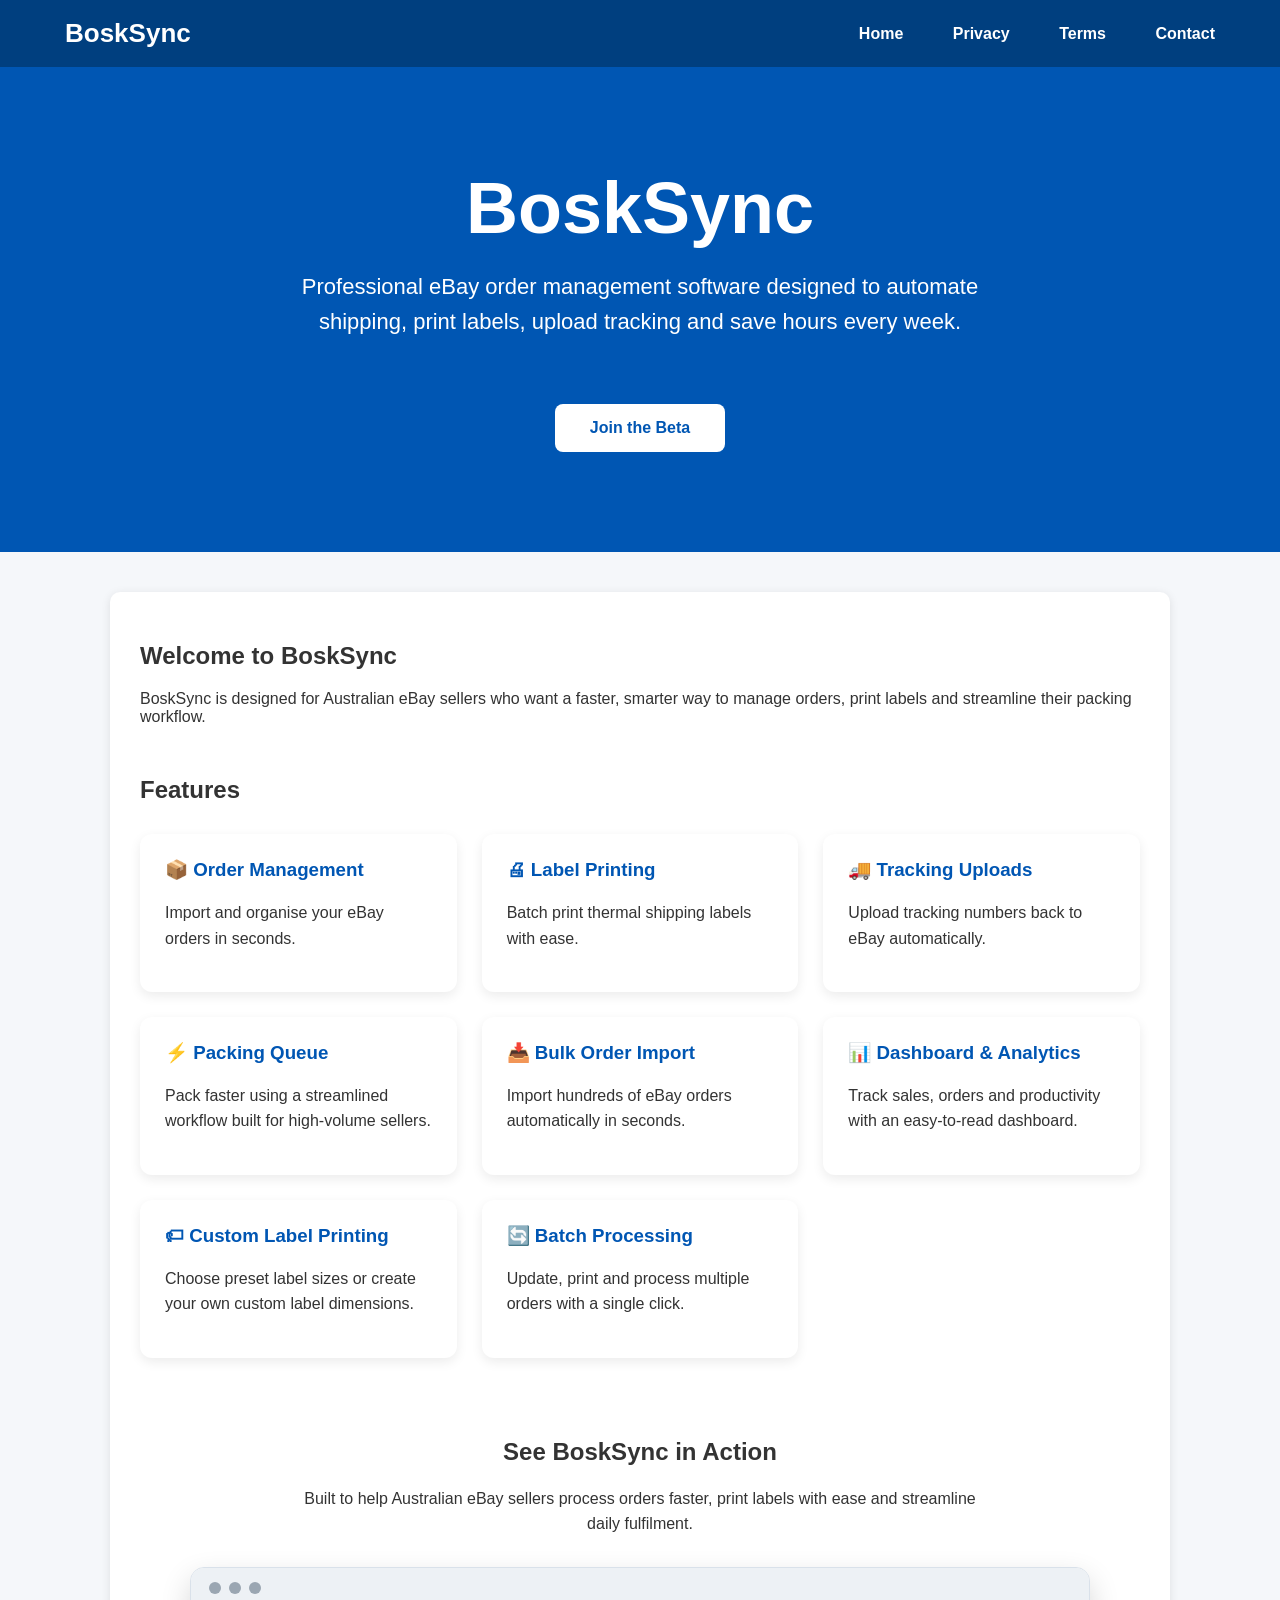
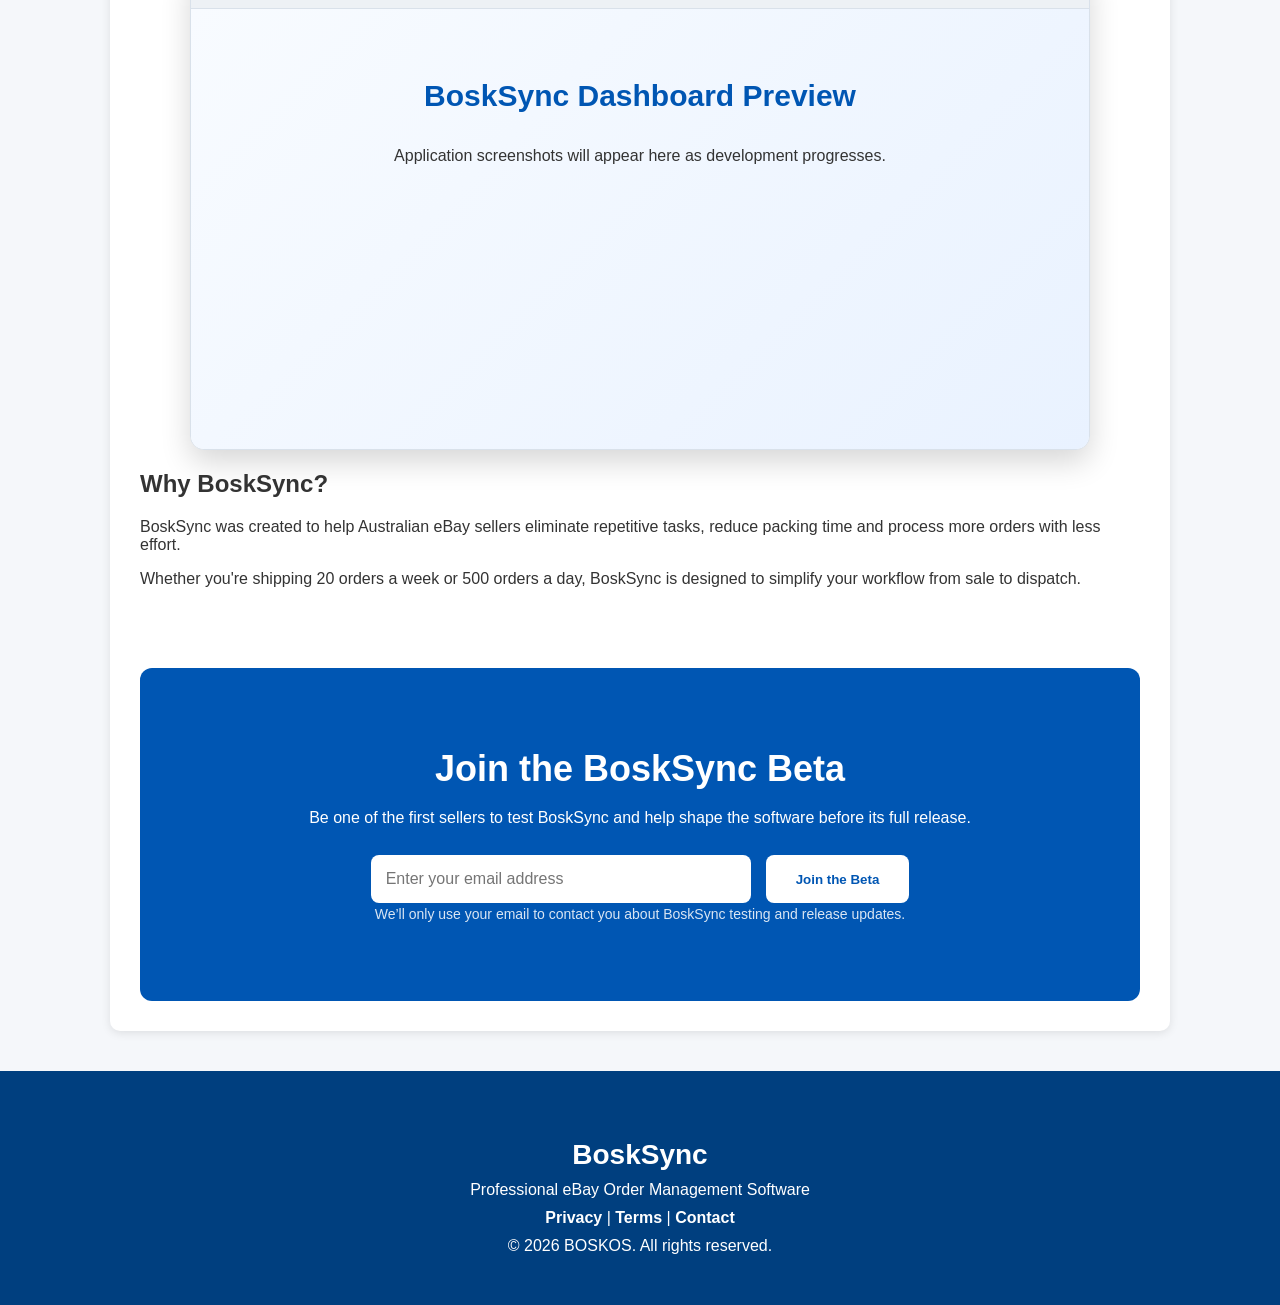
<file: index.html>
<!DOCTYPE html>
<html lang="en">
<head>
    <meta charset="UTF-8">
    <meta name="viewport" content="width=device-width, initial-scale=1.0">
    <title>BoskSync by BOSKOS</title>

    <link rel="stylesheet" href="css/style.css">
</head>
<body>
<nav>
    <div class="nav-logo">
    <a href="index.html">BoskSync</a>
</div>

    <div class="nav-links">
        <a href="index.html">Home</a>
        <a href="privacy.html">Privacy</a>
        <a href="terms.html">Terms</a>
        <a href="contact.html">Contact</a>
    </div>
</nav>
    <header>
       <h1>BoskSync</h1>

<p class="hero-subtitle">
    Professional eBay order management software designed to automate shipping,
    print labels, upload tracking and save hours every week.
</p>
<a href="#" class="hero-button">Join the Beta</a>
    </header>

   
    <main>
        <h2>Welcome to BoskSync</h2>

        <p>
            BoskSync is designed for Australian eBay sellers who want
            a faster, smarter way to manage orders, print labels and
            streamline their packing workflow.
        </p>

        <section id="features">

    <h2>Features</h2>

    <div class="feature-grid">

        <div class="feature-card">
            <h3>📦 Order Management</h3>
            <p>Import and organise your eBay orders in seconds.</p>
        </div>

        <div class="feature-card">
            <h3>🖨 Label Printing</h3>
            <p>Batch print thermal shipping labels with ease.</p>
        </div>

        <div class="feature-card">
            <h3>🚚 Tracking Uploads</h3>
            <p>Upload tracking numbers back to eBay automatically.</p>
        </div>

        <div class="feature-card">
            <h3>⚡ Packing Queue</h3>
            <p>Pack faster using a streamlined workflow built for high-volume sellers.</p>
        </div>
        <div class="feature-card">
    <h3>📥 Bulk Order Import</h3>
    <p>Import hundreds of eBay orders automatically in seconds.</p>
</div>

<div class="feature-card">
    <h3>📊 Dashboard & Analytics</h3>
    <p>Track sales, orders and productivity with an easy-to-read dashboard.</p>
</div>

<div class="feature-card">
    <h3>🏷 Custom Label Printing</h3>
    <p>Choose preset label sizes or create your own custom label dimensions.</p>
</div>

<div class="feature-card">
    <h3>🔄 Batch Processing</h3>
    <p>Update, print and process multiple orders with a single click.</p>
</div>

    </div>

</section>
<section id="preview">

    <h2>See BoskSync in Action</h2>

    <p>
        Built to help Australian eBay sellers process orders faster,
        print labels with ease and streamline daily fulfilment.
    </p>

    <div class="software-preview">

        <div class="preview-window">

            <div class="window-bar">
                <span></span>
                <span></span>
                <span></span>
            </div>

            <div class="window-body">

                <h3>BoskSync Dashboard Preview</h3>

                <p>
                    Application screenshots will appear here as development progresses.
                </p>

            </div>

        </div>

    </div>

</section>
<section id="about">

    <h2>Why BoskSync?</h2>

    <p>
        BoskSync was created to help Australian eBay sellers eliminate repetitive
        tasks, reduce packing time and process more orders with less effort.
    </p>

    <p>
        Whether you're shipping 20 orders a week or 500 orders a day,
        BoskSync is designed to simplify your workflow from sale to dispatch.
    </p>

</section>
<section id="beta">

    <h2>Join the BoskSync Beta</h2>

    <p>
        Be one of the first sellers to test BoskSync and help shape the software
        before its full release.
    </p>

    <form class="beta-form">
        <input
            type="email"
            name="email"
            placeholder="Enter your email address"
            required
        >

        <button type="submit">Join the Beta</button>
    </form>

    <p class="beta-note">
        We’ll only use your email to contact you about BoskSync testing and release updates.
    </p>

</section>
          
    </main>

    <footer>
        <h3>BoskSync</h3>

<p>Professional eBay Order Management Software</p>

<p>
    <a href="privacy.html">Privacy</a> |
    <a href="terms.html">Terms</a> |
    <a href="contact.html">Contact</a>
</p>

<p>© 2026 BOSKOS. All rights reserved.</p>
    </footer>

</body>
</html>
</file>
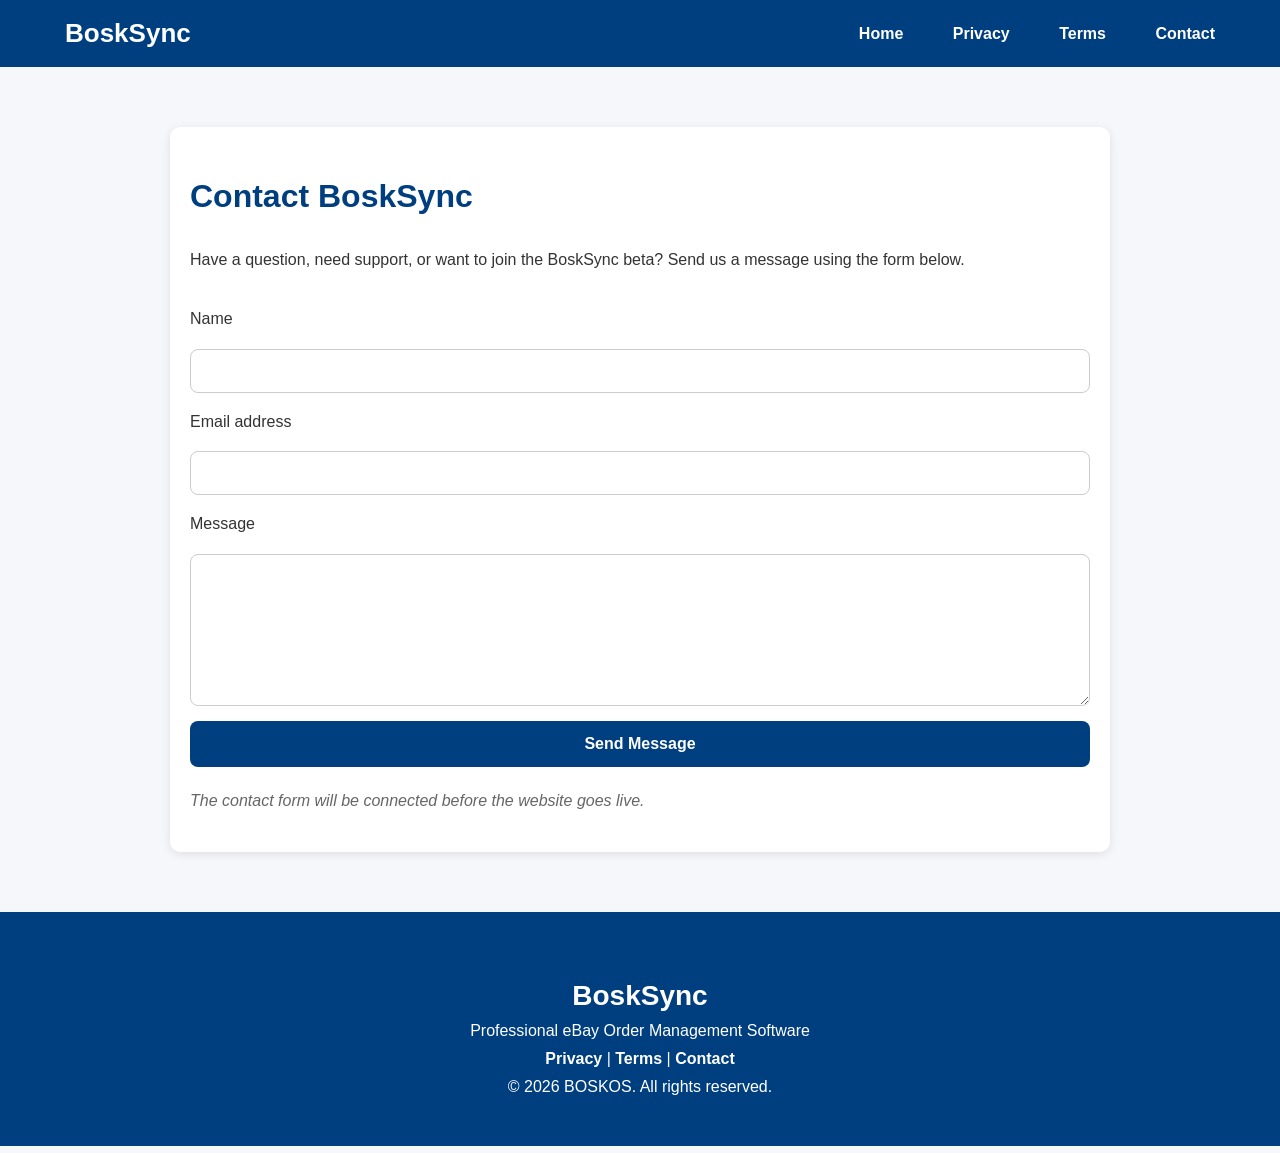
<file: contact.html>
<!DOCTYPE html>
<html lang="en">
<head>
    <meta charset="UTF-8">
    <meta name="viewport" content="width=device-width, initial-scale=1.0">
    <title>Contact | BoskSync</title>

    <link rel="stylesheet" href="css/style.css">
</head>

<body>

<nav>
    <div class="nav-logo">
        <a href="index.html">BoskSync</a>
    </div>

    <div class="nav-links">
        <a href="index.html">Home</a>
        <a href="privacy.html">Privacy</a>
        <a href="terms.html">Terms</a>
        <a href="contact.html">Contact</a>
    </div>
</nav>

<main class="legal-page">

    <h1>Contact BoskSync</h1>

    <p>
        Have a question, need support, or want to join the BoskSync beta?
        Send us a message using the form below.
    </p>

    <form class="contact-form">

        <label for="name">Name</label>
        <input type="text" id="name" name="name" required>

        <label for="email">Email address</label>
        <input type="email" id="email" name="email" required>

        <label for="message">Message</label>
        <textarea id="message" name="message" rows="7" required></textarea>

        <button type="submit">Send Message</button>

    </form>

    <p class="contact-note">
        The contact form will be connected before the website goes live.
    </p>

</main>

<footer>
    <h3>BoskSync</h3>

    <p>Professional eBay Order Management Software</p>

    <p>
        <a href="privacy.html">Privacy</a> |
        <a href="terms.html">Terms</a> |
        <a href="contact.html">Contact</a>
    </p>

    <p>© 2026 BOSKOS. All rights reserved.</p>
</footer>

</body>
</html>
</file>
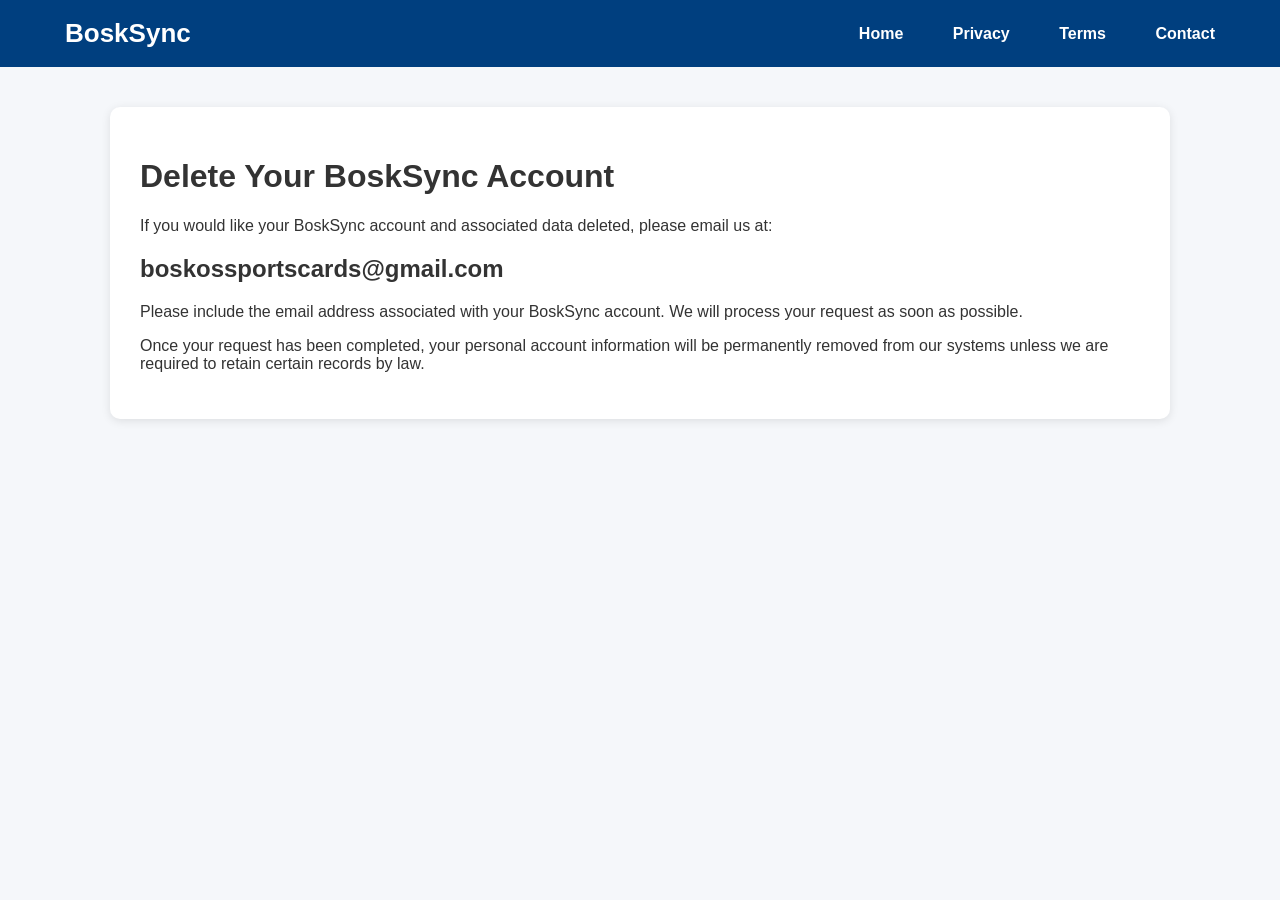
<file: delete-account.html>
<!DOCTYPE html>
<html lang="en">
<head>
    <meta charset="UTF-8">
    <meta name="viewport" content="width=device-width, initial-scale=1.0">
    <title>Delete Your BoskSync Account</title>
    <link rel="stylesheet" href="css/style.css">
</head>
<body>

<nav>
    <div class="nav-logo">
        <a href="index.html">BoskSync</a>
    </div>

    <div class="nav-links">
        <a href="index.html">Home</a>
        <a href="privacy.html">Privacy</a>
        <a href="terms.html">Terms</a>
        <a href="contact.html">Contact</a>
    </div>
</nav>

<main>
    <h1>Delete Your BoskSync Account</h1>

    <p>
        If you would like your BoskSync account and associated data deleted,
        please email us at:
    </p>

    <h2>boskossportscards@gmail.com</h2>

    <p>
        Please include the email address associated with your BoskSync account.
        We will process your request as soon as possible.
    </p>

    <p>
        Once your request has been completed, your personal account information
        will be permanently removed from our systems unless we are required to
        retain certain records by law.
    </p>
</main>

</body>
</html>
</file>
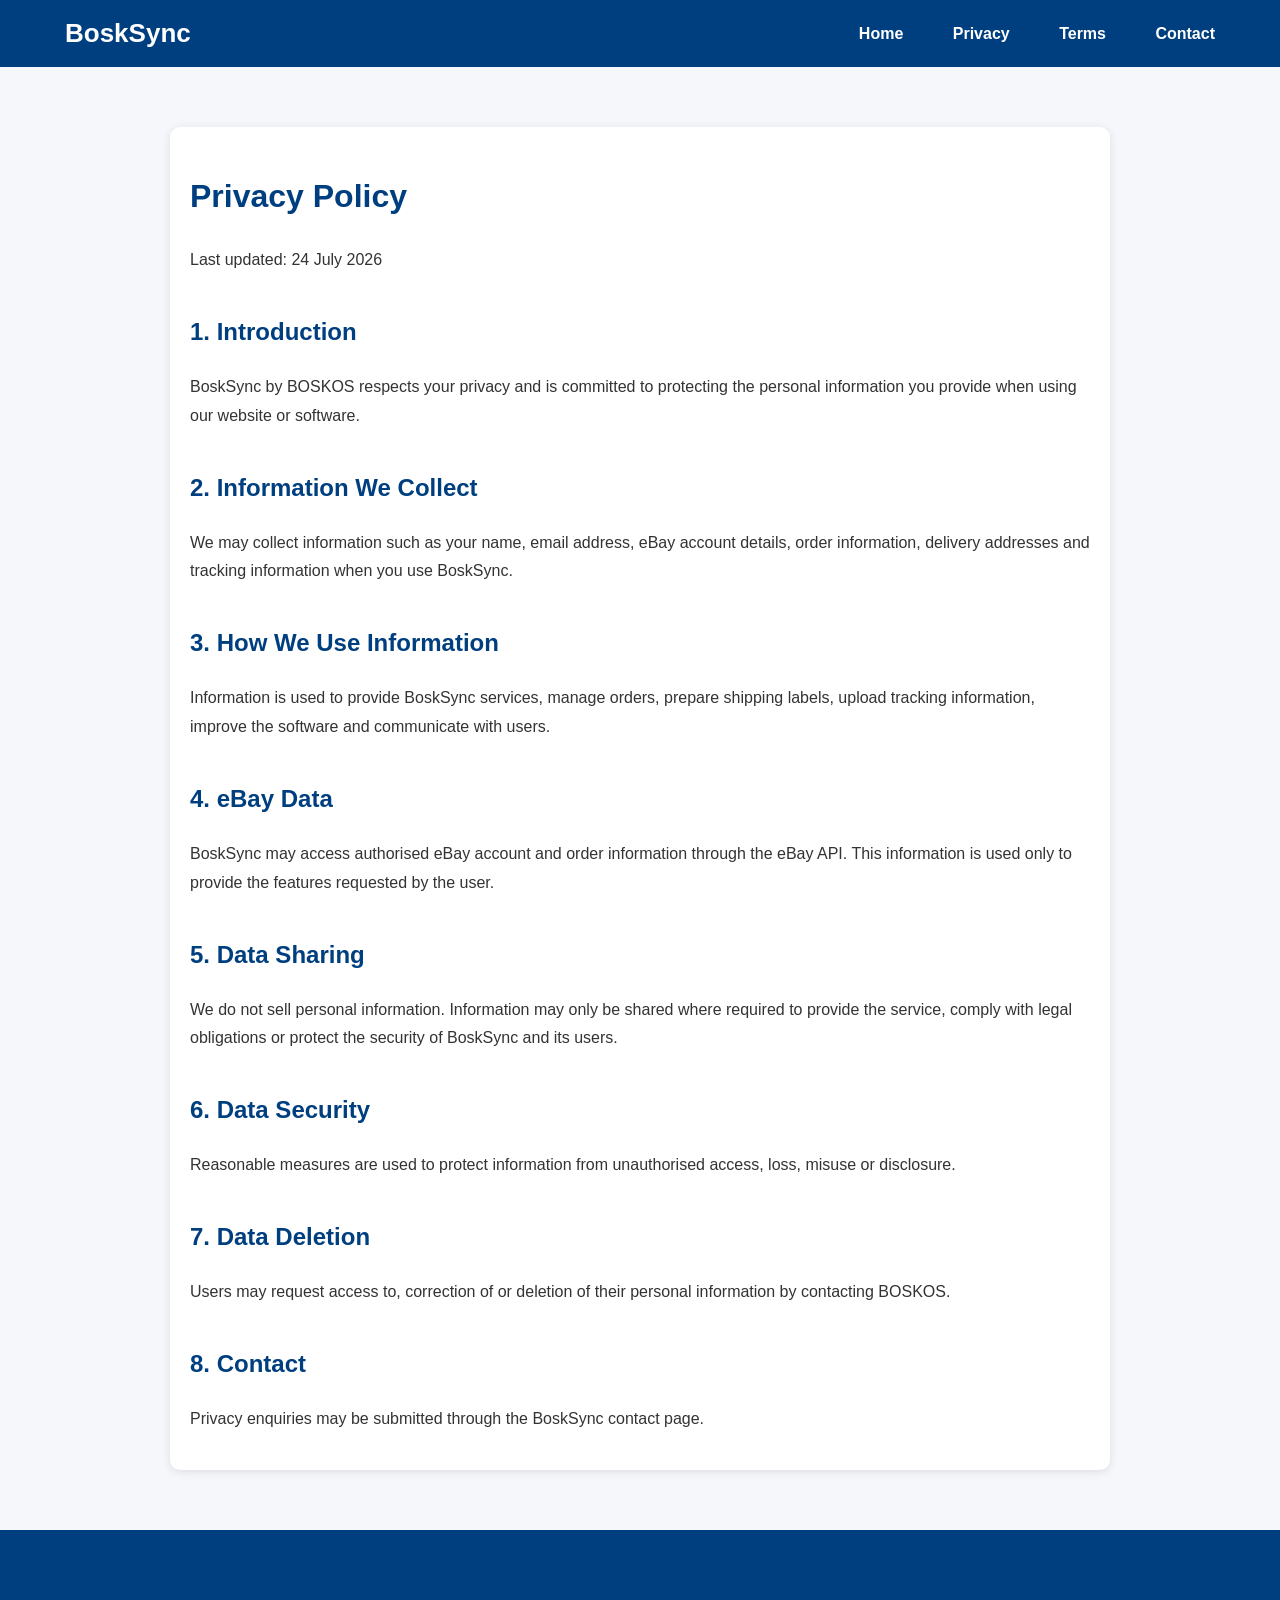
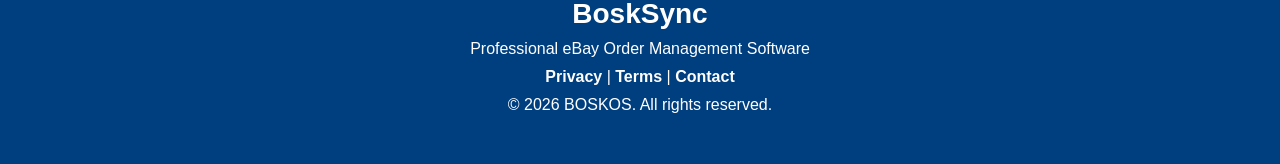
<file: privacy.html>
<!DOCTYPE html>
<html lang="en">
<head>
    <meta charset="UTF-8">
    <meta name="viewport" content="width=device-width, initial-scale=1.0">
    <title>Privacy Policy | BoskSync</title>

    <link rel="stylesheet" href="css/style.css">
</head>

<body>

<nav>
    <div class="nav-logo">
        <a href="index.html">BoskSync</a>
    </div>

    <div class="nav-links">
        <a href="index.html">Home</a>
        <a href="privacy.html">Privacy</a>
        <a href="terms.html">Terms</a>
        <a href="contact.html">Contact</a>
    </div>
</nav>

<main class="legal-page">

    <h1>Privacy Policy</h1>

    <p>Last updated: 24 July 2026</p>

    <h2>1. Introduction</h2>

    <p>
        BoskSync by BOSKOS respects your privacy and is committed to protecting
        the personal information you provide when using our website or software.
    </p>

    <h2>2. Information We Collect</h2>

    <p>
        We may collect information such as your name, email address, eBay account
        details, order information, delivery addresses and tracking information
        when you use BoskSync.
    </p>

    <h2>3. How We Use Information</h2>

    <p>
        Information is used to provide BoskSync services, manage orders, prepare
        shipping labels, upload tracking information, improve the software and
        communicate with users.
    </p>

    <h2>4. eBay Data</h2>

    <p>
        BoskSync may access authorised eBay account and order information through
        the eBay API. This information is used only to provide the features
        requested by the user.
    </p>

    <h2>5. Data Sharing</h2>

    <p>
        We do not sell personal information. Information may only be shared where
        required to provide the service, comply with legal obligations or protect
        the security of BoskSync and its users.
    </p>

    <h2>6. Data Security</h2>

    <p>
        Reasonable measures are used to protect information from unauthorised
        access, loss, misuse or disclosure.
    </p>

    <h2>7. Data Deletion</h2>

    <p>
        Users may request access to, correction of or deletion of their personal
        information by contacting BOSKOS.
    </p>

    <h2>8. Contact</h2>

    <p>
        Privacy enquiries may be submitted through the BoskSync contact page.
    </p>

</main>

<footer>
    <h3>BoskSync</h3>

    <p>Professional eBay Order Management Software</p>

    <p>
        <a href="privacy.html">Privacy</a> |
        <a href="terms.html">Terms</a> |
        <a href="contact.html">Contact</a>
    </p>

    <p>© 2026 BOSKOS. All rights reserved.</p>
</footer>

</body>
</html>
</file>
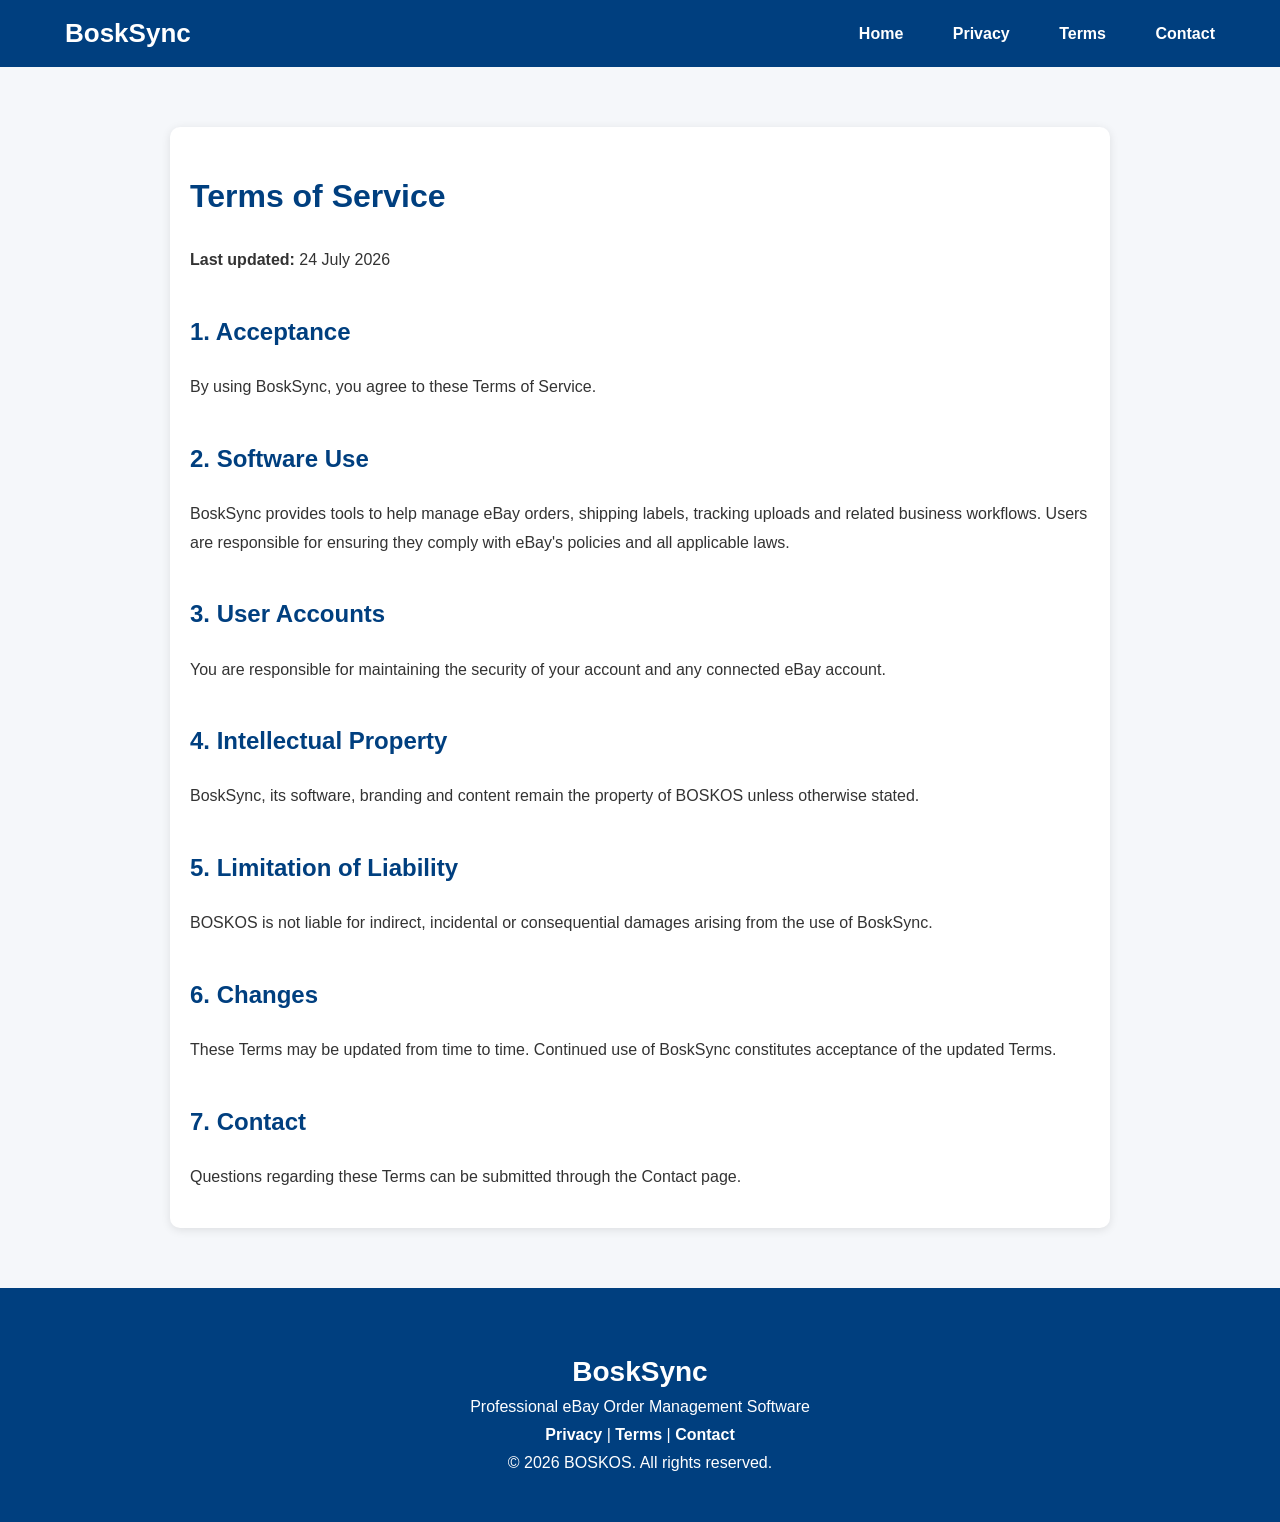
<file: terms.html>
<!DOCTYPE html>
<html lang="en">
<head>
    <meta charset="UTF-8">
    <meta name="viewport" content="width=device-width, initial-scale=1.0">
    <title>Terms of Service | BoskSync</title>

    <link rel="stylesheet" href="css/style.css">
</head>

<body>

<nav>
    <div class="nav-logo">
        <a href="index.html">BoskSync</a>
    </div>

    <div class="nav-links">
        <a href="index.html">Home</a>
        <a href="privacy.html">Privacy</a>
        <a href="terms.html">Terms</a>
        <a href="contact.html">Contact</a>
    </div>
</nav>

<main class="legal-page">

<h1>Terms of Service</h1>

<p><strong>Last updated:</strong> 24 July 2026</p>

<h2>1. Acceptance</h2>

<p>
By using BoskSync, you agree to these Terms of Service.
</p>

<h2>2. Software Use</h2>

<p>
BoskSync provides tools to help manage eBay orders, shipping labels, tracking uploads and related business workflows. Users are responsible for ensuring they comply with eBay's policies and all applicable laws.
</p>

<h2>3. User Accounts</h2>

<p>
You are responsible for maintaining the security of your account and any connected eBay account.
</p>

<h2>4. Intellectual Property</h2>

<p>
BoskSync, its software, branding and content remain the property of BOSKOS unless otherwise stated.
</p>

<h2>5. Limitation of Liability</h2>

<p>
BOSKOS is not liable for indirect, incidental or consequential damages arising from the use of BoskSync.
</p>

<h2>6. Changes</h2>

<p>
These Terms may be updated from time to time. Continued use of BoskSync constitutes acceptance of the updated Terms.
</p>

<h2>7. Contact</h2>

<p>
Questions regarding these Terms can be submitted through the Contact page.
</p>

</main>

<footer>
    <h3>BoskSync</h3>

    <p>Professional eBay Order Management Software</p>

    <p>
        <a href="privacy.html">Privacy</a> |
        <a href="terms.html">Terms</a> |
        <a href="contact.html">Contact</a>
    </p>

    <p>© 2026 BOSKOS. All rights reserved.</p>
</footer>

</body>
</html>
</file>
<file: css/style.css>
body {
    font-family: "Segoe UI", Arial, sans-serif;
    margin: 0;
    background-color: #f5f7fa;
    color: #333;
}

header {
    background-color: #0056b3;
    color: white;
    text-align: center;
    display: flex;
flex-direction: column;
align-items: center;
    padding: 100px 20px;
}

header h1 {
    margin: 0;
    font-size: 72px;
    font-weight: 800;
}

header p {
    font-size: 22px;
    max-width: 700px;
    line-height: 1.6;
    margin: 20px auto 35px;
    color: white;
}

nav {
    display: flex;
    justify-content: space-between;
    align-items: center;
    padding: 18px 50px;
    background: #003f7f;
}

nav a {
    color: white;
    text-decoration: none;
    margin: 0 15px;
    font-weight: bold;
}

nav a:hover {
    text-decoration: underline;
}

main {
    max-width: 1000px;
    margin: 40px auto;
    background: white;
    padding: 30px;
    border-radius: 10px;
    box-shadow: 0 2px 10px rgba(0,0,0,0.1);
}

footer {
    text-align: center;
    padding: 20px;
    background-color: #003f7f;
    color: white;
    margin-top: 40px;
}
.hero-button {
    display: inline-block;
    margin-top: 30px;
    padding: 15px 35px;
    background-color: white;
    color: #0056b3;
    text-decoration: none;
    font-weight: bold;
    border-radius: 8px;
    transition: 0.3s;
}

.hero-button:hover {
    background-color: #e6f0ff;
}
#features {
    margin-top: 50px;
}

.feature-grid {
    display: grid;
    grid-template-columns: repeat(auto-fit, minmax(250px, 1fr));
    gap: 25px;
    margin-top: 30px;
}

.feature-card {
    background: white;
    padding: 25px;
    border-radius: 12px;
    box-shadow: 0 4px 12px rgba(0,0,0,0.08);
    transition: transform 0.2s ease, box-shadow 0.2s ease;
}

.feature-card:hover {
    transform: translateY(-5px);
    box-shadow: 0 10px 20px rgba(0,0,0,0.15);
}

.feature-card h3 {
    margin-top: 0;
    color: #0056b3;
}

.feature-card p {
    line-height: 1.6;
}
#beta {
    text-align: center;
    margin-top: 80px;
    padding: 50px 20px;
    background: #0056b3;
    color: white;
    border-radius: 12px;
}

#beta h2 {
    margin-bottom: 15px;
    font-size: 36px;
}

#beta p {
    max-width: 700px;
    margin: 0 auto 25px;
    line-height: 1.6;
}

.beta-form {
    display: flex;
    justify-content: center;
    gap: 15px;
    flex-wrap: wrap;
}

.beta-form input {
    width: 350px;
    max-width: 90%;
    padding: 15px;
    border: none;
    border-radius: 8px;
    font-size: 16px;
}

.beta-form button {
    padding: 15px 30px;
    background: white;
    color: #0056b3;
    border: none;
    border-radius: 8px;
    font-weight: bold;
    cursor: pointer;
    transition: 0.3s;
}

.beta-form button:hover {
    background: #e6f0ff;
}

.beta-note {
    margin-top: 20px;
    font-size: 14px;
    opacity: 0.85;
}
#preview {
    margin-top: 80px;
    text-align: center;
}

#preview > p {
    max-width: 700px;
    margin: 0 auto 30px;
    line-height: 1.6;
}

.software-preview {
    max-width: 900px;
    margin: 0 auto;
}

.preview-window {
    overflow: hidden;
    background: white;
    border-radius: 14px;
    box-shadow: 0 12px 30px rgba(0, 0, 0, 0.16);
    border: 1px solid #d9e1ea;
}

.window-bar {
    display: flex;
    gap: 8px;
    padding: 14px 18px;
    background: #edf1f5;
    border-bottom: 1px solid #d9e1ea;
}

.window-bar span {
    width: 12px;
    height: 12px;
    border-radius: 50%;
    background: #9aa6b2;
}

.window-body {
    min-height: 300px;
    padding: 70px 30px;
    background: linear-gradient(135deg, #f8fbff, #e9f2ff);
}

.window-body h3 {
    margin-top: 0;
    font-size: 30px;
    color: #0056b3;
}

.window-body p {
    max-width: 600px;
    margin: 15px auto 0;
    line-height: 1.6;
}
.nav-logo {
    color: white;
    font-size: 26px;
    font-weight: bold;
}

.nav-links a {
    color: white;
    text-decoration: none;
    margin-left: 30px;
    font-weight: bold;
}

.nav-links a:hover {
    color: #d8e9ff;
}
.nav-logo {
    color: white;
    font-size: 26px;
    font-weight: bold;
}

.nav-links a {
    color: white;
    text-decoration: none;
    margin-left: 30px;
    font-weight: bold;
}

.nav-links a:hover {
    color: #d8e9ff;
}
footer {
    background: #003f7f;
    color: white;
    text-align: center;
    padding: 40px 20px;
}

footer h3 {
    margin-bottom: 10px;
    font-size: 28px;
}

footer p {
    margin: 10px 0;
}

footer a {
    color: white;
    text-decoration: none;
    font-weight: bold;
}

footer a:hover {
    text-decoration: underline;
}
.nav-logo a {
    color: white;
    text-decoration: none;
}

.nav-logo a:hover {
    color: #d8e9ff;
}
.nav-logo a {
    color: white;
    text-decoration: none;
}

.nav-logo a:hover {
    color: #d8e9ff;
}
.legal-page {
    max-width: 900px;
    margin: 60px auto;
    padding: 20px;
    line-height: 1.8;
}

.legal-page h1 {
    margin-bottom: 20px;
    color: #003f7f;
}

.legal-page h2 {
    margin-top: 35px;
    color: #003f7f;
}

.contact-form {
    display: flex;
    flex-direction: column;
    gap: 15px;
    margin-top: 30px;
}

.contact-form input,
.contact-form textarea {
    padding: 12px;
    border: 1px solid #ccc;
    border-radius: 8px;
    font-size: 16px;
}

.contact-form button {
    background: #003f7f;
    color: white;
    border: none;
    padding: 14px;
    border-radius: 8px;
    cursor: pointer;
    font-size: 16px;
    font-weight: bold;
}

.contact-form button:hover {
    background: #0056b3;
}

.contact-note {
    margin-top: 20px;
    font-style: italic;
    color: #666;
}
.hero-subtitle {
    max-width: 700px;
    font-size: 22px;
    line-height: 1.6;
    margin: 20px 0 35px;
    color: white;
}
</file>
